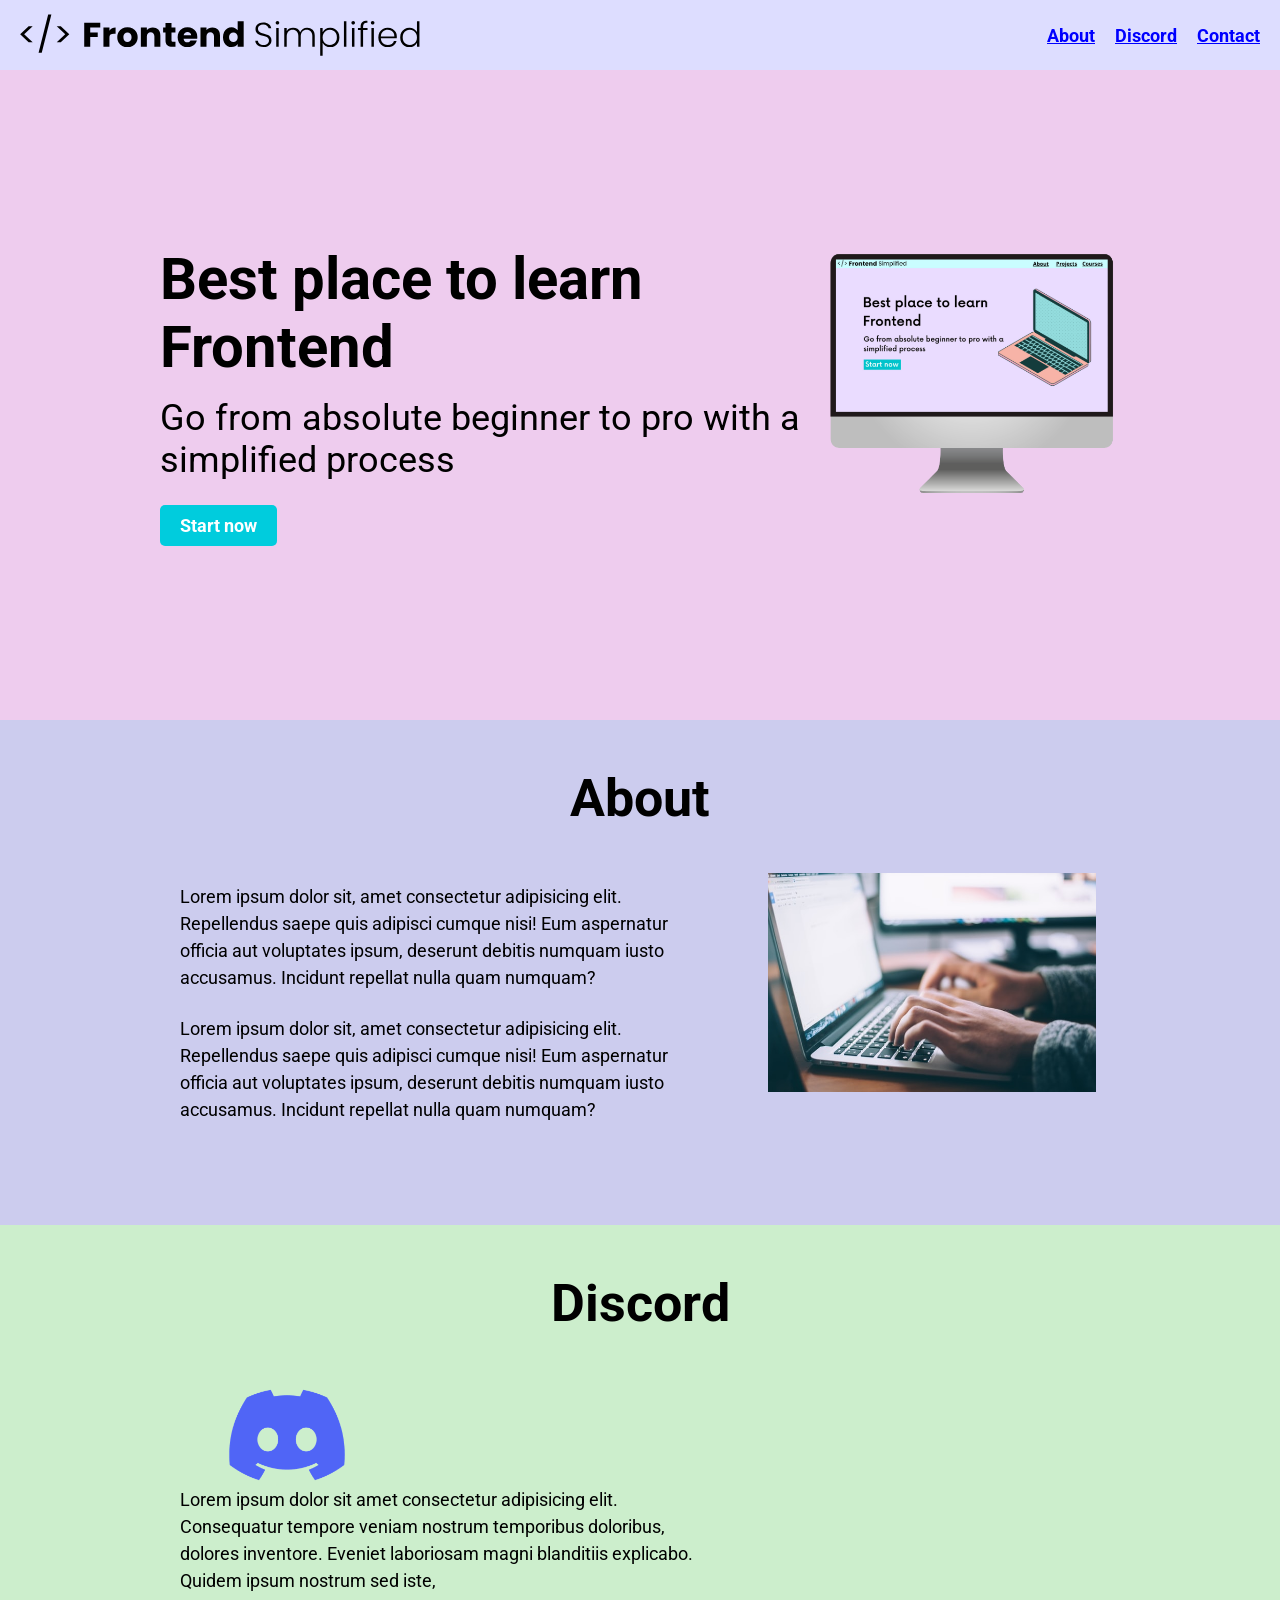
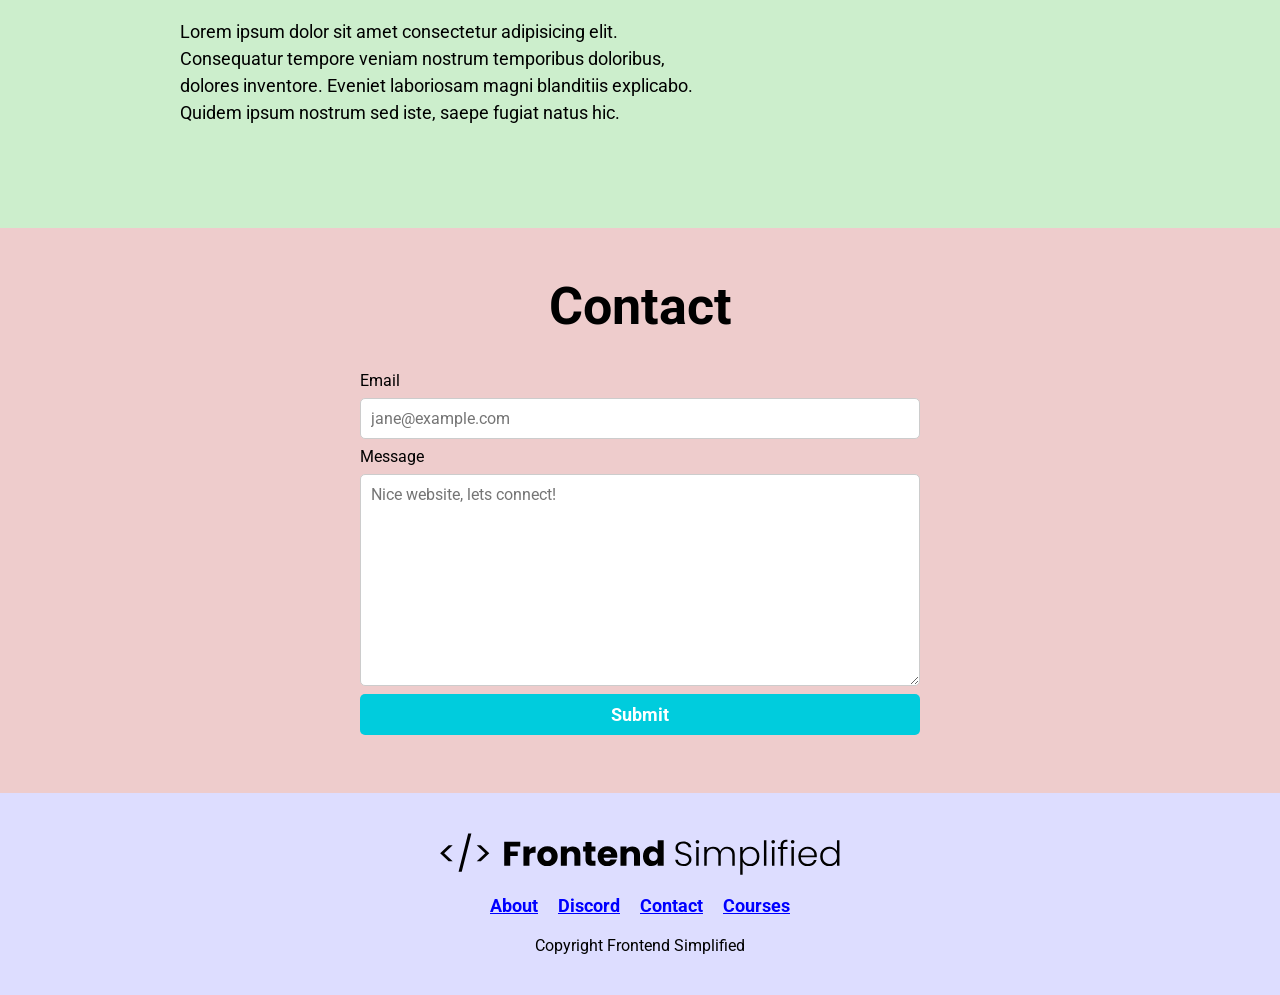
<file: M02-L02-mini-project/index.html>
<!DOCTYPE html>
<html lang="en">

<head>
  <meta charset="UTF-8">
  <meta http-equiv="X-UA-Compatible" content="IE=edge">
  <meta name="viewport" content="width=device-width, initial-scale=1.0">
  <title>Document</title>
  <link rel="stylesheet" href="./style.css">
</head>

<body>
  <section>
    <nav>
      <img class="logo" src="./assets/FES.svg" alt="" />
      <ul>
        <li><a href="#about">About</a></li>
        <li><a href="#discord">Discord</a></li>
        <li><a href="#contact">Contact</a></li>
      </ul>
    </nav>
    <header>
      <div class="row">
        <div class="home__description">
          <h1>Best place to learn Frontend</h1>
          <p class="subheader">Go from absolute beginner to pro with a simplified process</p>
          <button class="home__description--button" >Start now</button>
        </div>
        <figure class="home__img--wrapper">
          <img class="home__img" src="./assets/laptop.png" alt="" />
        </figure>
      </div>
    </header>
  </section>

  <main>
    <section id="about">
      <h2>About</h2>
      <div class="section__description">
      <div class="row">
        <div class="section__description--wrapper">
          <p class="section__description--para">
            Lorem ipsum dolor sit, amet consectetur adipisicing elit. Repellendus saepe quis adipisci cumque nisi! Eum
            aspernatur officia aut voluptates ipsum, deserunt debitis numquam iusto accusamus. Incidunt repellat nulla
            quam numquam?
          </p>
          <p class="section__description--para">
            Lorem ipsum dolor sit, amet consectetur adipisicing elit. Repellendus saepe quis adipisci cumque nisi! Eum
            aspernatur officia aut voluptates ipsum, deserunt debitis numquam iusto accusamus. Incidunt repellat nulla
            quam numquam?
          </p>
        </div>
        <figure class="about__img--wrapper">
          <img src="./assets/about.jpg" alt="" />
        </figure>
      </div>
    </div>
    </section>

    <section id="discord">
      <h2>Discord</h2>
        <div class="section__description">
          <div class="row">
            <div class="section__description--wrapper">
                <figure class="about__img--wrapper">
                    <img src="./assets/discord.png" alt="" />
                </figure>
                <p class="section__description--para">Lorem ipsum dolor sit amet consectetur adipisicing elit. Consequatur
                    tempore veniam nostrum temporibus doloribus, dolores inventore. Eveniet laboriosam magni blanditiis explicabo. Quidem ipsum nostrum sed iste,
                </p>
                <p class="section__description--para">Lorem ipsum dolor sit amet consectetur adipisicing elit. Consequatur
                    tempore veniam nostrum temporibus doloribus, dolores inventore. Eveniet laboriosam magni blanditiis explicabo. Quidem ipsum nostrum sed iste,
                    saepe fugiat natus hic.</p>
            </div>
        </div>
      </div>
    </section>

    <section id="contact">
      <h2>Contact</h2>
      <form class="section__description--wrapper" action="">
        <span>Email</span>
        <input type="email" placeholder="jane@example.com" />
        <span>Message</span>
        <textarea name="" id="" cols="30" rows="10" placeholder="Nice website, lets connect!"></textarea>
        <button>Submit</button>
      </form>
    </section>
  </main>

  <footer>
    <img class="logo" src="./assets/FES.svg" alt="" />
    <div class="footer__links">
      <a class="footer__link" href="#about">About</a>
      <a class="footer__link" href="#discord">Discord</a>
      <a class="footer__link" href="#contact">Contact</a>
      <a class="footer__link" href="">Courses</a>
    </div>
    <p>Copyright Frontend Simplified</p>
  </footer>
</body>

</html>
</file>
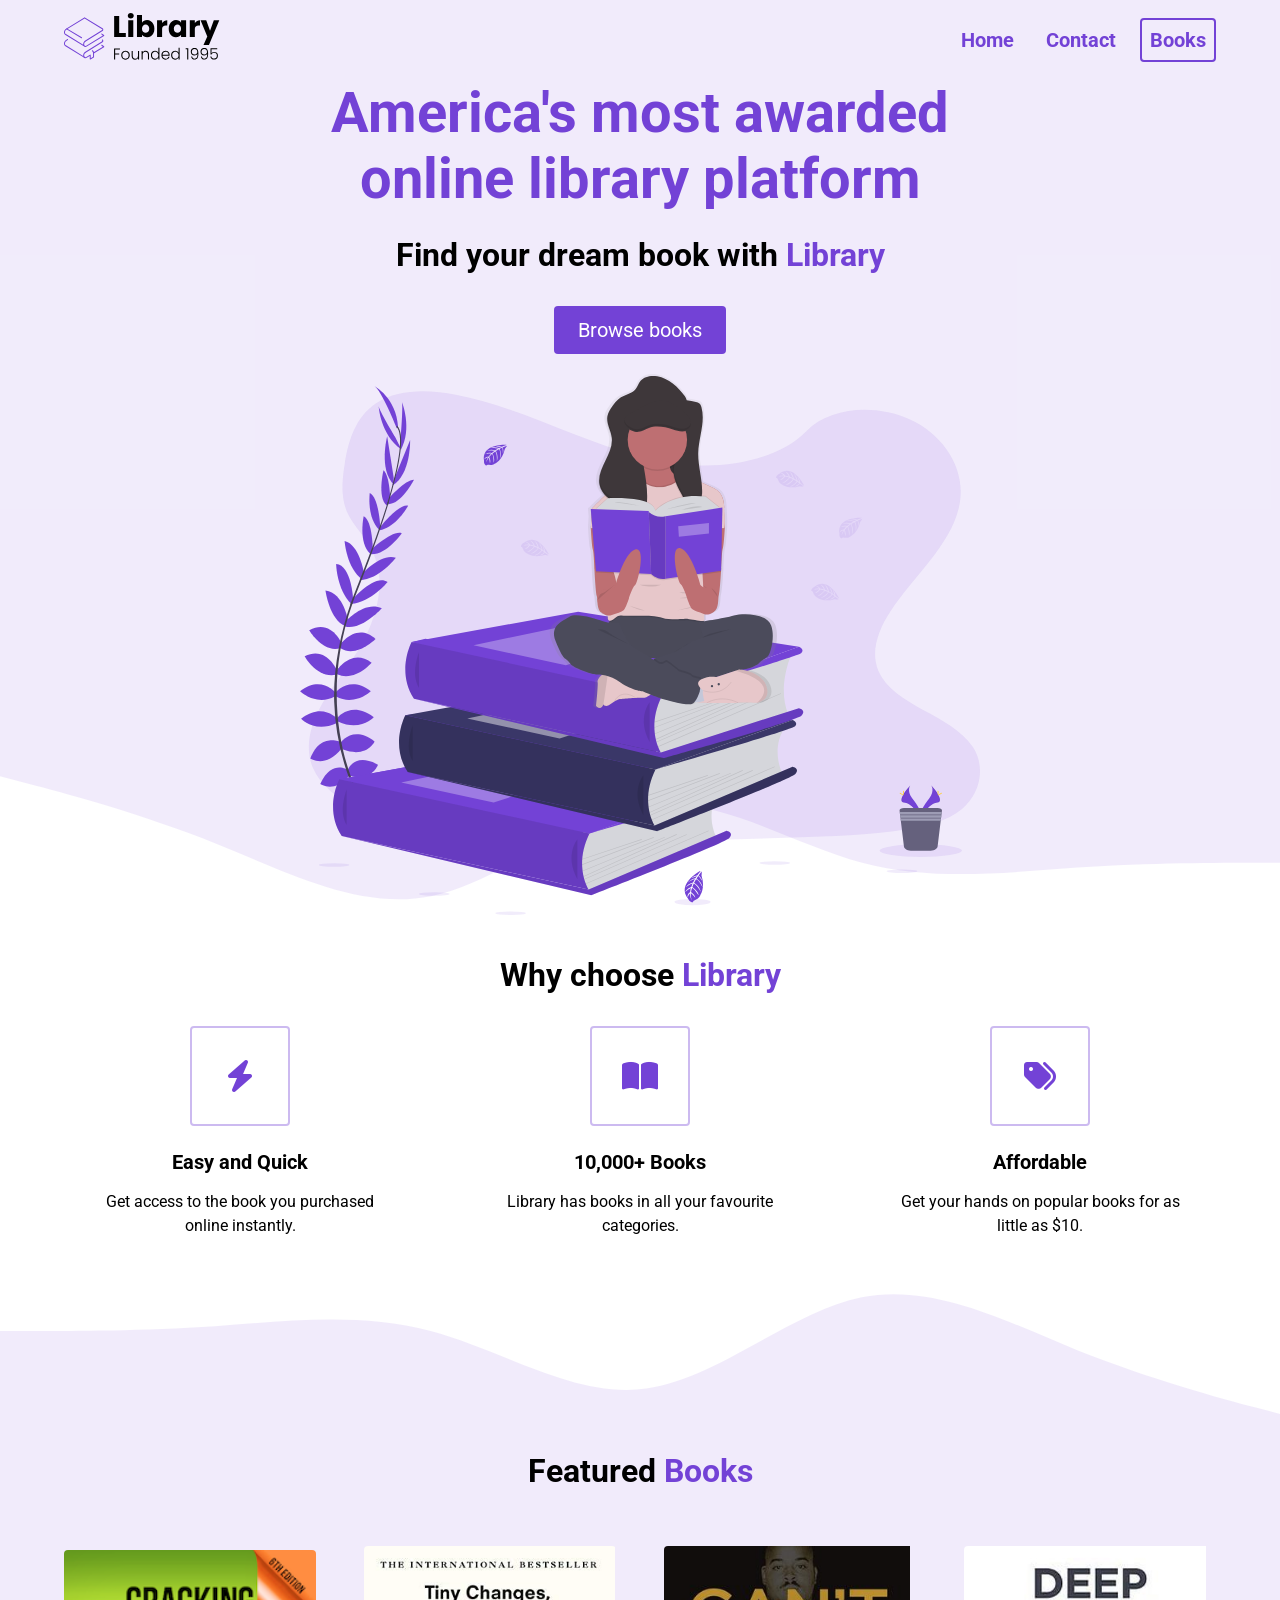
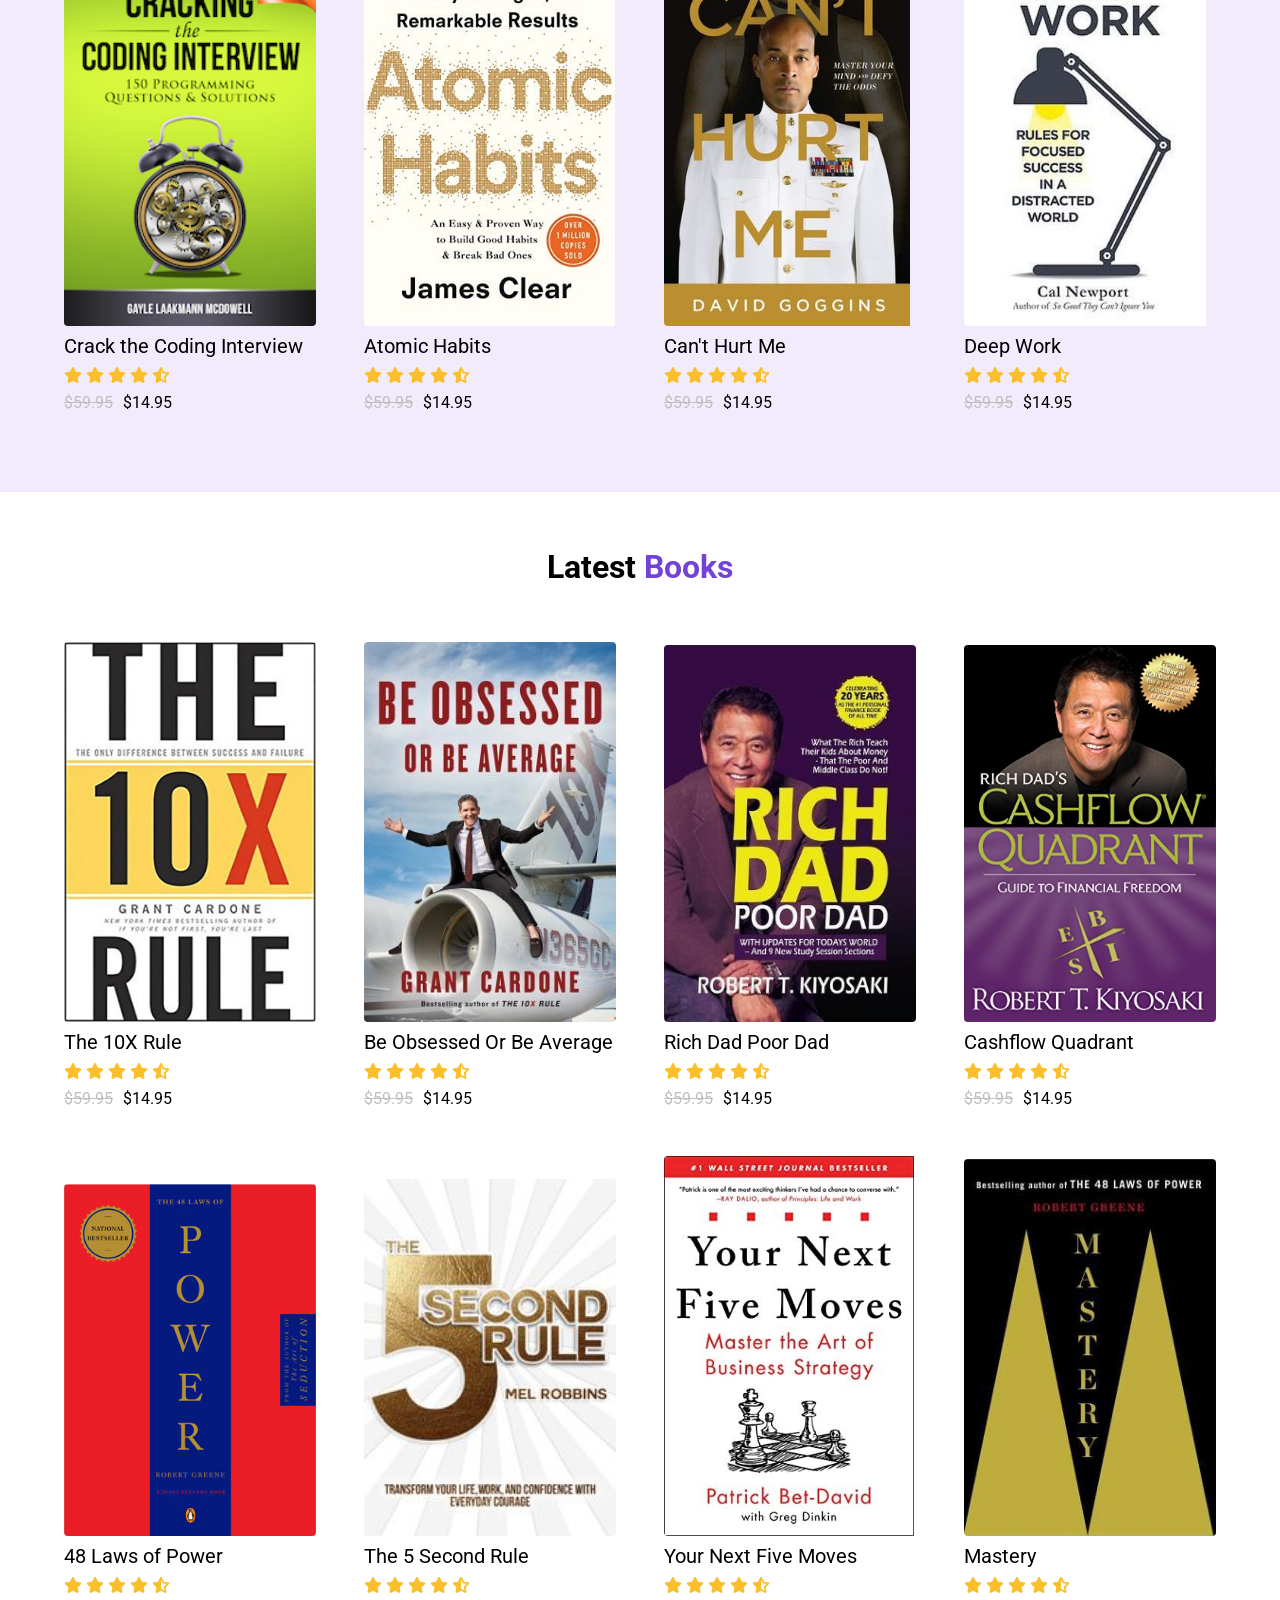
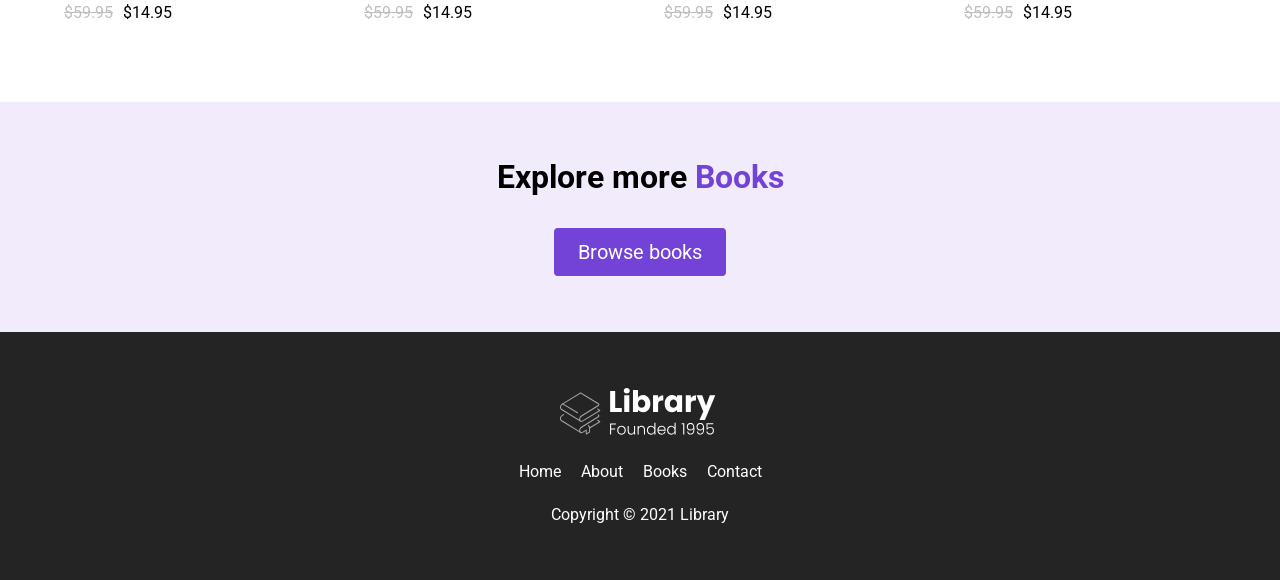
<file: M03-L03-e-portfolio/index.html>
<!DOCTYPE html>
<html lang="en">

<head>
  <meta charset="UTF-8">
  <meta http-equiv="X-UA-Compatible" content="IE=edge">
  <meta name="viewport" content="width=device-width, initial-scale=1.0">
  <title>Library</title>
  <link rel="stylesheet" href="styles.css">
  <!-- UPDATE: using css version of font awesome so no need for kit -->
  <link rel="stylesheet" href="https://cdnjs.cloudflare.com/ajax/libs/font-awesome/6.4.0/css/all.min.css">
  <script src="index.js"></script>
</head>

<body>
  <section id="landing">
    <nav>
      <div class="nav__container">
        <img class="logo" src="assets/Library.svg" alt="">
        <ul class="nav__links">
          <li><a href="#" class="nav__link">Home</a></li>
          <li><a href="#" class="nav__link">Contact</a></li>
          <li><a href="./books.html" class="nav__link nav__link--primary">Books</a></li>
        </ul>
        <button class="btn__menu" onclick="openMenu()">
          <i class="fas fa-bars"></i>
        </button>
        <div class="menu__backdrop">
          <button class="btn__menu btn__menu--close" onclick="closeMenu()">
            <i class="fas fa-times"></i>
          </button>
          <ul class="menu__links">
            <li class="menu__list">
              <a href="#" class="menu__link" onclick="closeMenu()">Home</a>
            </li>
            <li class="menu__list">
              <a href="#features" class="menu__link" onclick="closeMenu()">Books</a>
            </li>
            <li class="menu__list">
              <a class="menu__link no-cursor" onclick="closeMenu()">Contacts</a>
            </li>
          </ul>
        </div>
      </div>
    </nav>
    <header>
      <div class="header__container">
        <div class="header__description">
          <h1>America's most awarded online library platform</h1>
          <h2>Find your dream book with <span class="purple">Library</span></h2>
          <a href="#features">
            <button class="btn">Browse books</button>
          </a>
        </div>
        <figure class="header__img--wrapper">
          <img src="assets/Undraw_Books.svg" alt="">
        </figure>
      </div>
    </header>
  </section>

  <main>
    <section id="highlights">
      <div class="container">
        <div class="row">
          <h2 class="section__title">
            Why choose <span class="purple">Library</span>
          </h2>
          <div class="highlight__wrapper">
            <div class="highlight">
              <div class="highlight__img">
                <i class="fas fa-bolt"></i>
              </div>
              <h3 class="highlight__subtitle">
                Easy and Quick
              </h3>
              <p class="highlight__para">
                Get access to the book you purchased online instantly.
              </p>
            </div>
            <div class="highlight">
              <div class="highlight__img">
                <i class="fas fa-book-open"></i>
              </div>
              <h3 class="highlight__subtitle">
                10,000+ Books
              </h3>
              <p class="highlight__para">
                Library has books in all your favourite categories.
              </p>
            </div>
            <div class="highlight">
              <div class="highlight__img">
                <i class="fas fa-tags"></i>
              </div>
              <h3 class="highlight__subtitle">
                Affordable
              </h3>
              <p class="highlight__para">
                Get your hands on popular books for as little as $10.
              </p>
            </div>
          </div>
        </div>
      </div>
    </section>

    <section id="features">
      <div class="container">
        <div class="row">
          <h2 class="section__title">
            Featured <span class="purple">Books</span>
          </h2>
          <div class="books">
            <div class="book">
              <figure class="book__img--wrapper">
                <img class="book__img" src="assets/crack the coding interview.png" alt="">
              </figure>
              <div class="book__title">
                Crack the Coding Interview
              </div>
              <div class="book__ratings">
                <i class="fas fa-star"></i>
                <i class="fas fa-star"></i>
                <i class="fas fa-star"></i>
                <i class="fas fa-star"></i>
                <i class="fas fa-star-half-alt"></i>
              </div>
              <div class="book__price">
                <span class="book__price--normal">$59.95</span> $14.95
              </div>
            </div>
            <div class="book">
              <figure class="book__img--wrapper">
                <img class="book__img" src="assets/atomic habits.jpg" alt="">
              </figure>
              <div class="book__title">
                Atomic Habits
              </div>
              <div class="book__ratings">
                <i class="fas fa-star"></i>
                <i class="fas fa-star"></i>
                <i class="fas fa-star"></i>
                <i class="fas fa-star"></i>
                <i class="fas fa-star-half-alt"></i>
              </div>
              <div class="book__price">
                <span class="book__price--normal">$59.95</span> $14.95
              </div>
            </div>
            <div class="book">
              <figure class="book__img--wrapper">
                <img class="book__img" src="assets/david goggins.jpeg" alt="">
              </figure>
              <div class="book__title">
                Can't Hurt Me
              </div>
              <div class="book__ratings">
                <i class="fas fa-star"></i>
                <i class="fas fa-star"></i>
                <i class="fas fa-star"></i>
                <i class="fas fa-star"></i>
                <i class="fas fa-star-half-alt"></i>
              </div>
              <div class="book__price">
                <span class="book__price--normal">$59.95</span> $14.95
              </div>
            </div>
            <div class="book">
              <figure class="book__img--wrapper">
                <img class="book__img" src="assets/deep work.jpeg" alt="">
              </figure>
              <div class="book__title">
                Deep Work
              </div>
              <div class="book__ratings">
                <i class="fas fa-star"></i>
                <i class="fas fa-star"></i>
                <i class="fas fa-star"></i>
                <i class="fas fa-star"></i>
                <i class="fas fa-star-half-alt"></i>
              </div>
              <div class="book__price">
                <span class="book__price--normal">$59.95</span> $14.95
              </div>
            </div>
          </div>
        </div>
      </div>
    </section>

    <section id="recent">
      <div class="container">
        <div class="row">
          <h2 class="section__title">
            Latest <span class="purple">Books</span>
          </h2>
          <div class="books">
            <div class="book">
              <figure class="book__img--wrapper">
                <img class="book__img" src="assets/book-1.jpeg" alt="">
              </figure>
              <div class="book__title">
                The 10X Rule
              </div>
              <div class="book__ratings">
                <i class="fas fa-star"></i>
                <i class="fas fa-star"></i>
                <i class="fas fa-star"></i>
                <i class="fas fa-star"></i>
                <i class="fas fa-star-half-alt"></i>
              </div>
              <div class="book__price">
                <span class="book__price--normal">$59.95</span> $14.95
              </div>
            </div>
            <div class="book">
              <figure class="book__img--wrapper">
                <img class="book__img" src="assets/book-2.jpeg" alt="">
              </figure>
              <div class="book__title">
                Be Obsessed Or Be Average
              </div>
              <div class="book__ratings">
                <i class="fas fa-star"></i>
                <i class="fas fa-star"></i>
                <i class="fas fa-star"></i>
                <i class="fas fa-star"></i>
                <i class="fas fa-star-half-alt"></i>
              </div>
              <div class="book__price">
                <span class="book__price--normal">$59.95</span> $14.95
              </div>
            </div>
            <div class="book">
              <figure class="book__img--wrapper">
                <img class="book__img" src="assets/book-3.jpeg" alt="">
              </figure>
              <div class="book__title">
                Rich Dad Poor Dad
              </div>
              <div class="book__ratings">
                <i class="fas fa-star"></i>
                <i class="fas fa-star"></i>
                <i class="fas fa-star"></i>
                <i class="fas fa-star"></i>
                <i class="fas fa-star-half-alt"></i>
              </div>
              <div class="book__price">
                <span class="book__price--normal">$59.95</span> $14.95
              </div>
            </div>
            <div class="book">
              <figure class="book__img--wrapper">
                <img class="book__img" src="assets/book-4.jpeg" alt="">
              </figure>
              <div class="book__title">
                Cashflow Quadrant
              </div>
              <div class="book__ratings">
                <i class="fas fa-star"></i>
                <i class="fas fa-star"></i>
                <i class="fas fa-star"></i>
                <i class="fas fa-star"></i>
                <i class="fas fa-star-half-alt"></i>
              </div>
              <div class="book__price">
                <span class="book__price--normal">$59.95</span> $14.95
              </div>
            </div>
            <div class="book">
              <figure class="book__img--wrapper">
                <img class="book__img" src="assets/book-5.jpeg" alt="">
              </figure>
              <div class="book__title">
                48 Laws of Power
              </div>
              <div class="book__ratings">
                <i class="fas fa-star"></i>
                <i class="fas fa-star"></i>
                <i class="fas fa-star"></i>
                <i class="fas fa-star"></i>
                <i class="fas fa-star-half-alt"></i>
              </div>
              <div class="book__price">
                <span class="book__price--normal">$59.95</span> $14.95
              </div>
            </div>
            <div class="book">
              <figure class="book__img--wrapper">
                <img class="book__img" src="assets/book-6.jpeg" alt="">
              </figure>
              <div class="book__title">
                The 5 Second Rule
              </div>
              <div class="book__ratings">
                <i class="fas fa-star"></i>
                <i class="fas fa-star"></i>
                <i class="fas fa-star"></i>
                <i class="fas fa-star"></i>
                <i class="fas fa-star-half-alt"></i>
              </div>
              <div class="book__price">
                <span class="book__price--normal">$59.95</span> $14.95
              </div>
            </div>
            <div class="book">
              <figure class="book__img--wrapper">
                <img class="book__img" src="assets/book-7.jpg" alt="">
              </figure>
              <div class="book__title">
                Your Next Five Moves
              </div>
              <div class="book__ratings">
                <i class="fas fa-star"></i>
                <i class="fas fa-star"></i>
                <i class="fas fa-star"></i>
                <i class="fas fa-star"></i>
                <i class="fas fa-star-half-alt"></i>
              </div>
              <div class="book__price">
                <span class="book__price--normal">$59.95</span> $14.95
              </div>
            </div>
            <div class="book">
              <figure class="book__img--wrapper">
                <img class="book__img" src="assets/book-8.jpeg" alt="">
              </figure>
              <div class="book__title">
                Mastery
              </div>
              <div class="book__ratings">
                <i class="fas fa-star"></i>
                <i class="fas fa-star"></i>
                <i class="fas fa-star"></i>
                <i class="fas fa-star"></i>
                <i class="fas fa-star-half-alt"></i>
              </div>
              <div class="book__price">
                <span class="book__price--normal">$59.95</span> $14.95
              </div>
            </div>
          </div>
        </div>
      </div>
    </section>

    <section id="explore">
      <div class="container">
        <div class="row row__column">
          <h2>Explore more <span class="purple">Books</span></h2>
          <a href="#features">
            <button class="btn" onclick="openPage('./books.html')">Browse books</button>
          </a>
        </div>
      </div>
    </section>
  </main>

  <footer>
    <div class="container">
      <div class="row row__column">
        <a href="#">
          <figure class="footer__logo">
            <img src="assets/Library.svg" class="footer__logo--img" alt="">
          </figure>
        </a>
        <div class="footer__list">
          <a href="#" class="footer__link">Home</a>
          <a class="footer__link no-cursor">About</a>
          <a href="#features" class="footer__link">Books</a>
          <a class="footer__link no-cursor">Contact</a>
        </div>
        <div class="footer__copyright">Copyright &copy; 2021 Library</div>
      </div>
    </div>
  </footer>
</body>

</html>
</file>
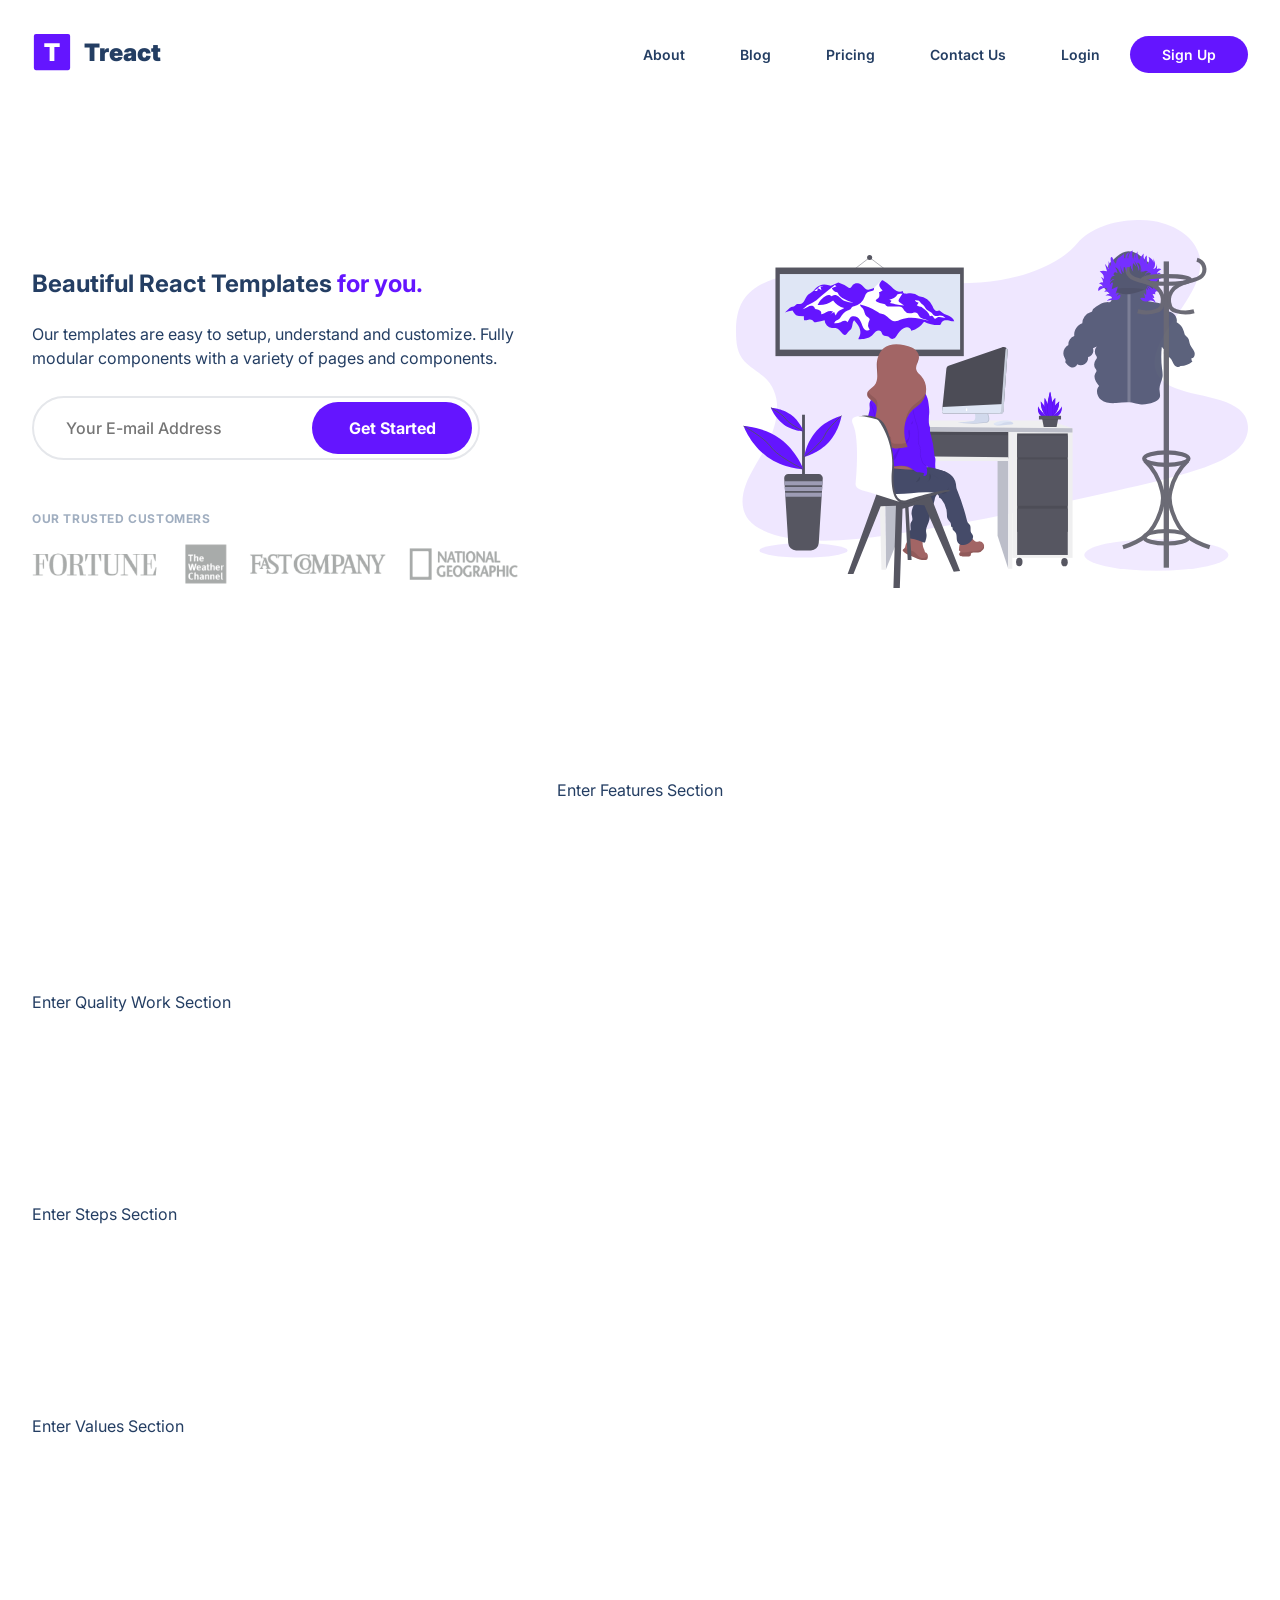
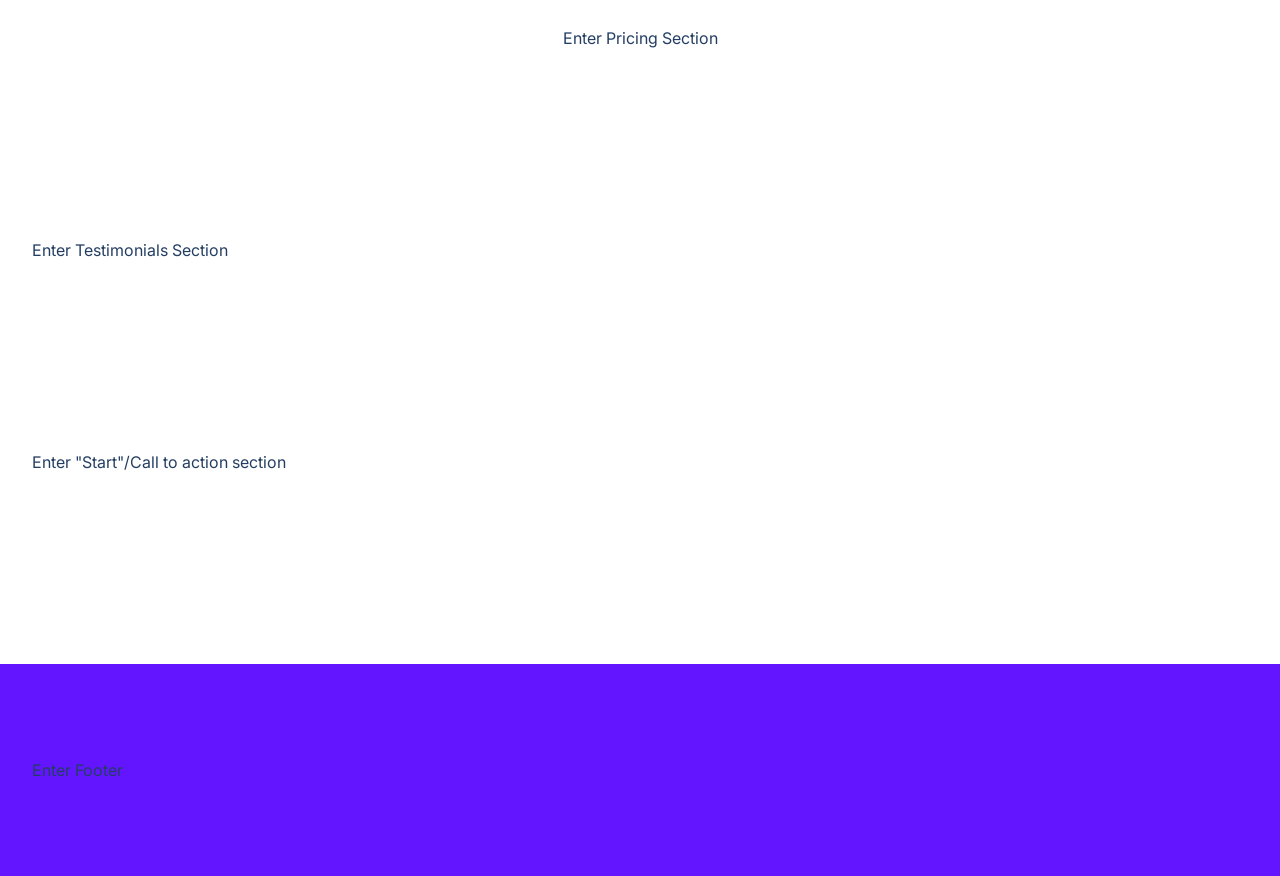
<file: M03-L03-final-project/index.html>
<!DOCTYPE html>
<html lang="en">

<head>
    <meta charset="UTF-8">
    <meta http-equiv="X-UA-Compatible" content="IE=edge">
    <meta name="viewport" content="width=device-width, initial-scale=1.0">
    <title>Document</title>
    <link rel="stylesheet" href="./style.css">
    <link rel="stylesheet" href="https://pro.fontawesome.com/releases/v5.10.0/css/all.css"
        integrity="sha384-AYmEC3Yw5cVb3ZcuHtOA93w35dYTsvhLPVnYs9eStHfGJvOvKxVfELGroGkvsg+p" crossorigin="anonymous" />
    <script src="./script.js"></script>
</head>

<body>
    <section id="landing">
        <nav>
            <div class="row nav__row">
                <div class="nav__logo">
                    <img class="nav__logo--img" src="./assets/logo.2c489fc453a1783cbadacf914efa3df6.svg" alt="Treact logo">
                    <div class="nav__logo--title">Treact</div>
                </div>
                <div class="nav__links">
                    <a href="#" class="nav__link">About</a>
                    <a href="#" class="nav__link">Blog</a>
                    <a href="#" class="nav__link">Pricing</a>
                    <a href="#" class="nav__link">Contact Us</a>
                    <a href="#" class="nav__link login">Login</a>
                    <a href="#" class="nav__link nav__link--primary">Sign Up</a>
                </div>
                <button class="btn__menu" onclick="openMenu()">
                    <svg xmlns="http://www.w3.org/2000/svg" width="24" height="24" viewBox="0 0 24 24" fill="none"
                        stroke="currentColor" stroke-width="2" stroke-linecap="round" stroke-linejoin="round"
                        class="btn__menu--svg">
                        <line x1="3" y1="12" x2="21" y2="12"></line>
                        <line x1="3" y1="6" x2="21" y2="6"></line>
                        <line x1="3" y1="18" x2="21" y2="18"></line>
                    </svg>
                </button>
            </div>
        </nav>

        <!-- MODAL -->

        <div class="modal">
            <button class="btn__menu btn__menu--close" onclick="closeMenu()">
                <svg xmlns="http://www.w3.org/2000/svg" width="24" height="24" viewBox="0 0 24 24" fill="none"
                    stroke="currentColor" stroke-width="2" stroke-linecap="round" stroke-linejoin="round"
                    class="light___StyledCloseIcon-lj69nl-14 fASujC">
                    <line x1="18" y1="6" x2="6" y2="18"></line>
                    <line x1="6" y1="6" x2="18" y2="18"></line>
                </svg>
            </button>
            <div class="modal__links">
                <a class="modal__link">About</a>
                <a class="modal__link">Blog</a>
                <a class="modal__link">Pricing</a>
                <a class="modal__link">Contact Us</a>
                <a class="modal__link">Login</a>
                <a class="modal__link modal__link--primary">Sign Up</a>
            </div>
        </div>

        <!-- HEADER -->

        <header>
            <div class="container">
                <div class="row">
                    <div class="header__description">
                        <h1>Beautiful React Templates <span class="purple">for you.</span></h1>
                        <p class="header__description--para">Our templates are easy to setup, understand and customize. Fully modular components with a variety of pages and components.</p>

                        <div class="header__email">
                            <input type="text" class="header__email--input" placeholder="Your E-mail Address" />
                            <button class="header__email--btn">Get Started</button>
                        </div>

                        <p class="header__customers--title">Our trusted customers</p>
                        <img class="header__customers" src="./assets/customers-logo-strip.680ac7c2e8ae28161d2c.png" />
                    </div>
                    <figure class="header__img--wrapper">
                        <img class="header__img" src="./assets/design-illustration-2.6da6a00b20c07c4a9b65d1870679e1b8.svg"/>
                    </figure>
                </div>
            </div>
        </header>
    </section>

        <!-- FEATURES -->

    <main>
        <section id="features">
            <div class="container">
                <div class="row__narrow">
                    <!--  -->Enter Features Section<!--  -->
                </div>
            </div>
        </section>
        <section id="quality">
            <div class="container">
                <div class="row">
                    <!--  -->Enter Quality Work Section<!--  -->
                </div>
            </div>
        </section>
        <section id="steps">
            <div class="container">
                <div class="row">
                    <!--  -->Enter Steps Section<!--  -->
                </div>
            </div>
        </section>
        <section id="values">
            <div class="container">
                <div class="row">
                    <!--  -->Enter Values Section<!--  -->
                </div>
            </div>
        </section>
        <section id="pricing">
            <div class="container">
                <div class="row">
                    <!--  -->Enter Pricing Section<!--  -->
                </div>
            </div>
        </section>
        <section id="testimonials">
            <div class="container">
                <div class="row">
                    <!--  -->Enter Testimonials Section<!--  -->
                </div>
            </div>
        </section>
        <section id="start">
            <div class="container">
                <div class="row">
                    <!--  -->Enter "Start"/Call to action section<!--  -->
                </div>
            </div>
        </section>
    </main>

        <!-- FOOTER -->

    <footer>
        <div class="row footer__row">
            <!--  -->Enter Footer<!--  -->
        </div>
    </footer>
</body>

</html>
</file>
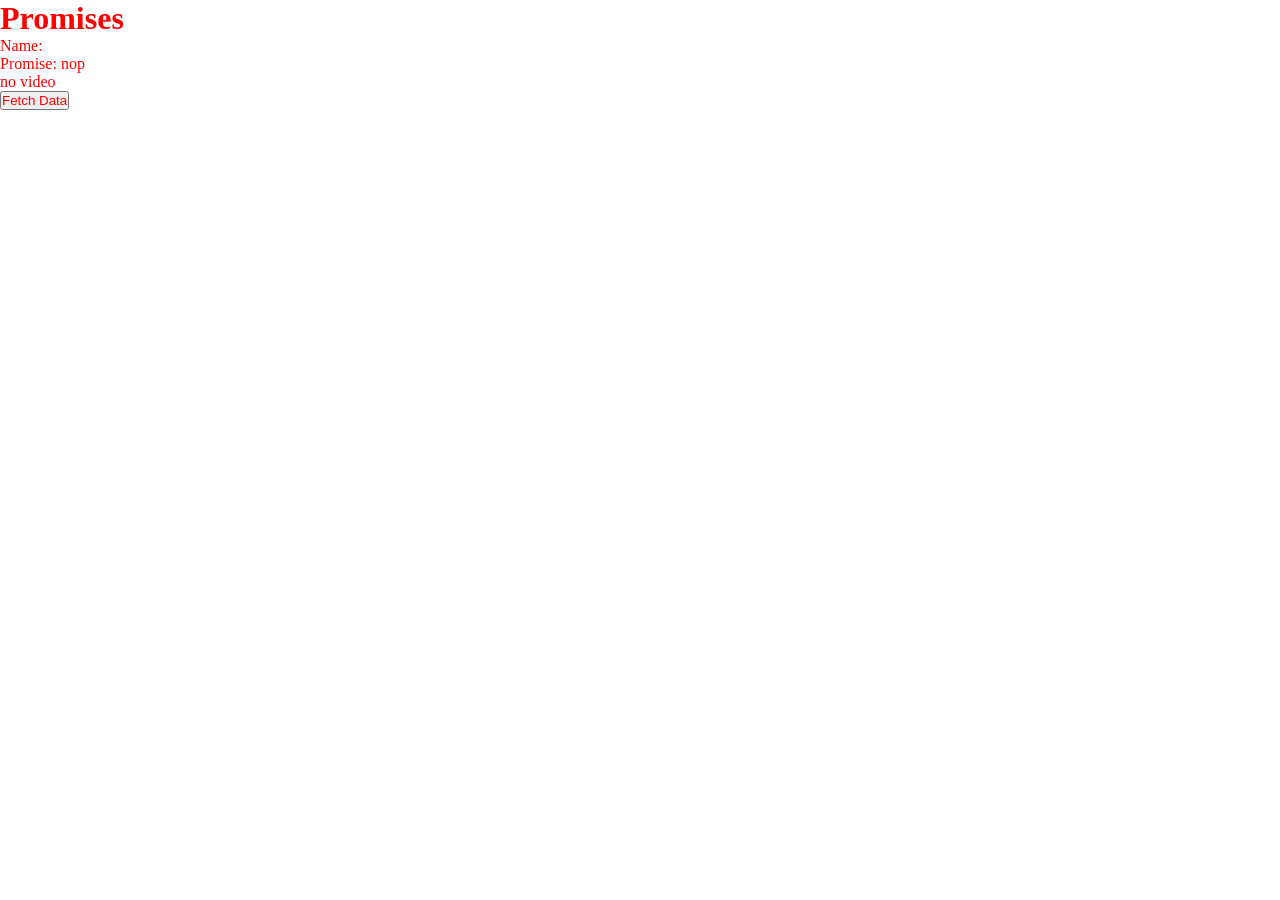
<file: M04-L03-promises/index.html>
<!DOCTYPE html>
<html lang="en">
<head>
    <meta charset="UTF-8">
    <meta name="viewport" content="width=device-width, initial-scale=1.0">
    <title>Document</title>
    <link rel="stylesheet" href="style.css">
    <script src="app.js" defer></script>
</head>
<body>
    <main>
        <h1 class="title">Promises</h1>
        <p class="name">Name:&nbsp;</p>
        <p class="promise">Promise</p>
        <button id="fetchData">Fetch Data</button>
        <div id="output"></div>
    </main>
</body>
</html>
</file>
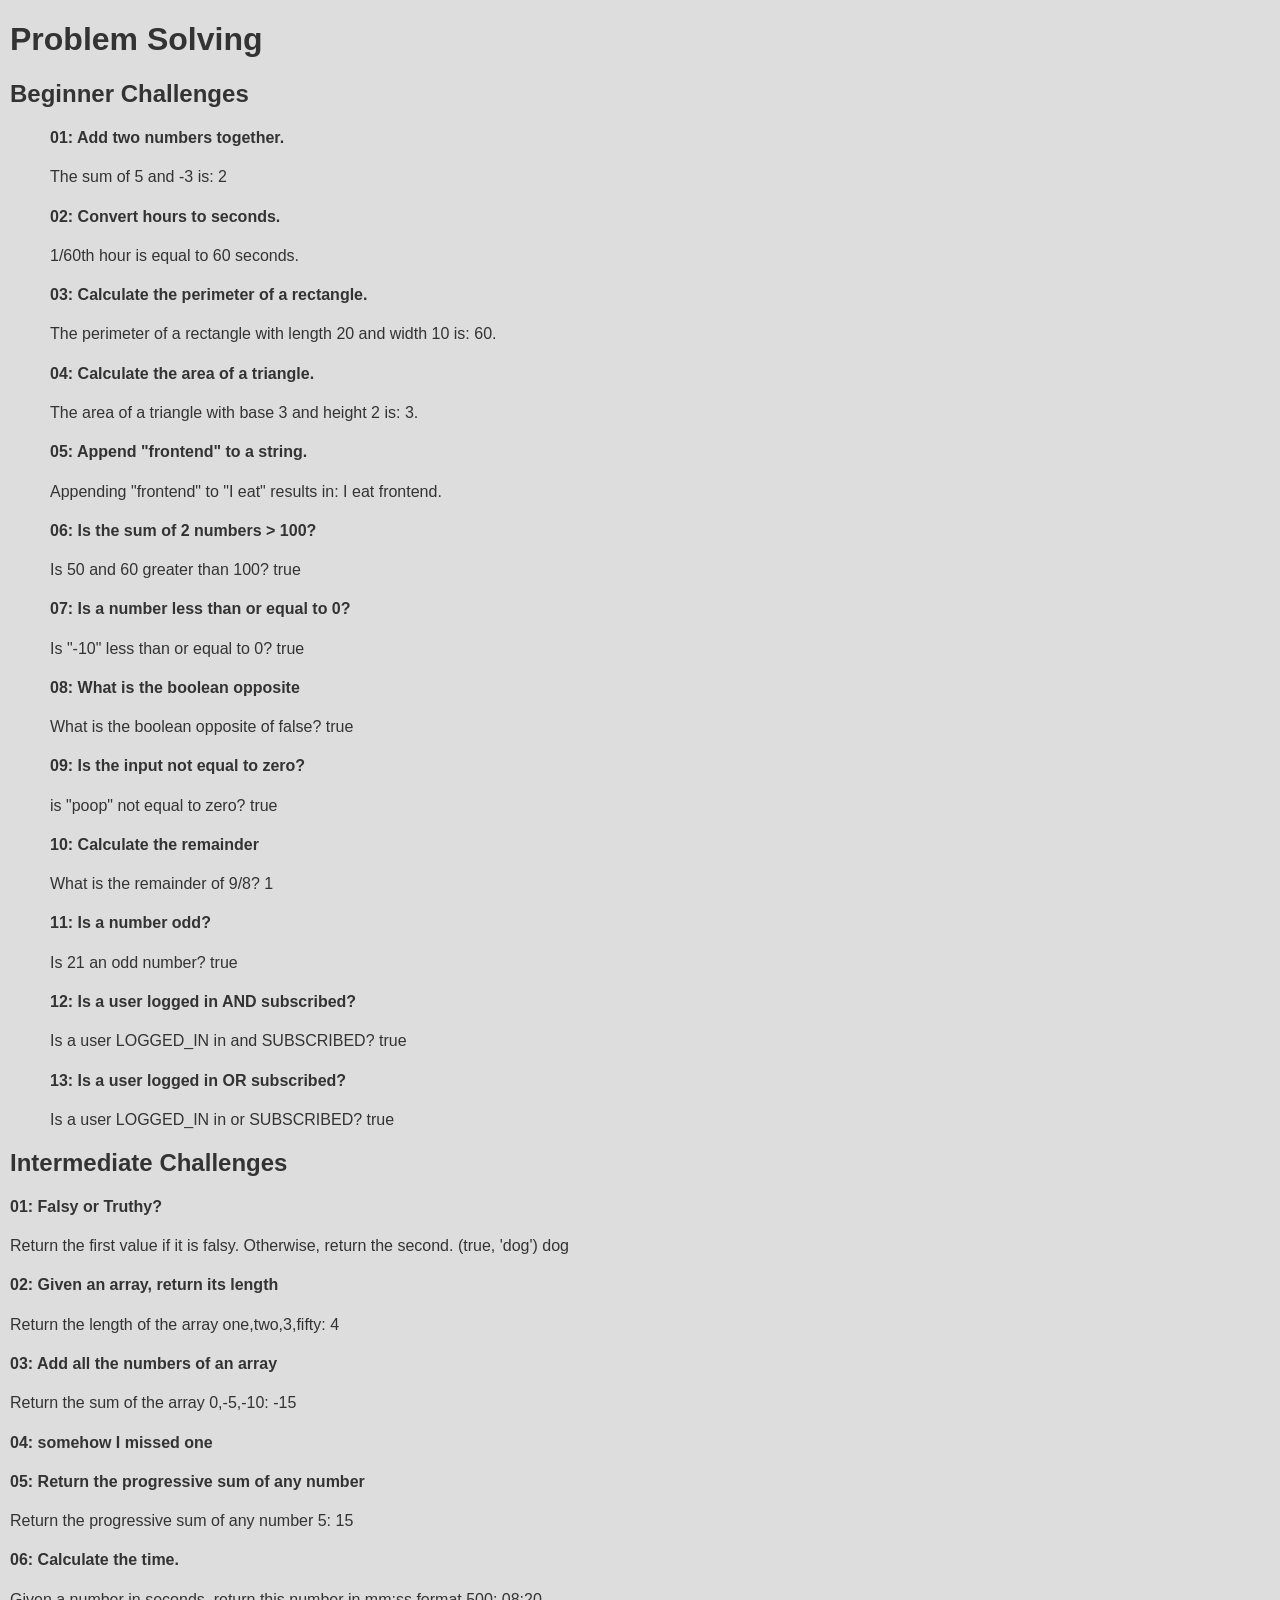
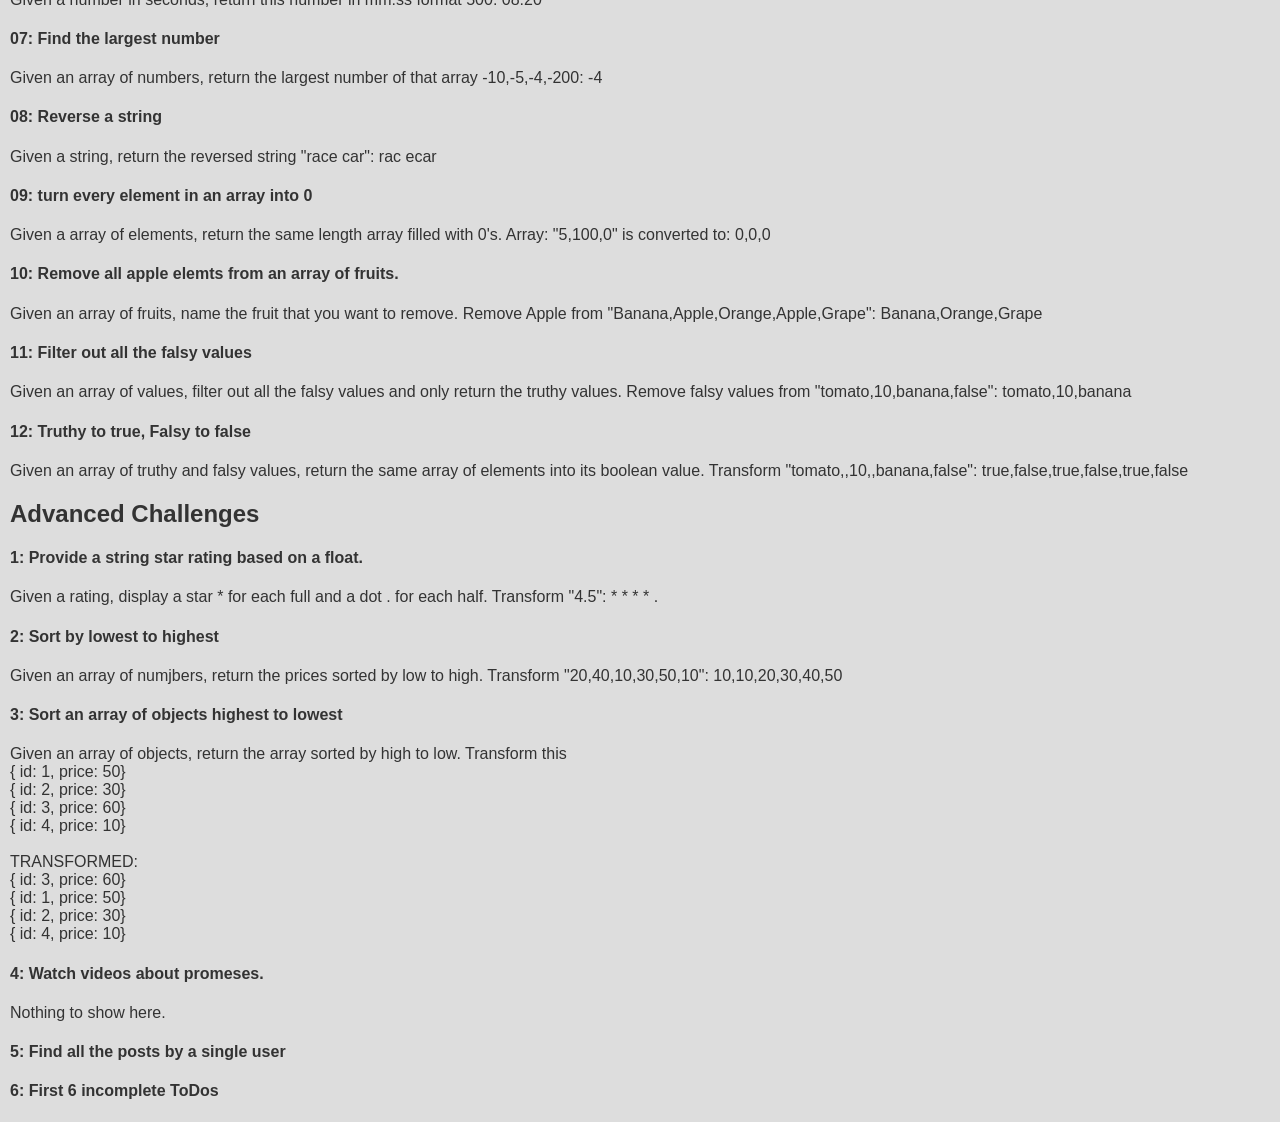
<file: M04-L04-problem-solving/index.html>
<!DOCTYPE html>
<html lang="en">
  <head>
    <meta charset="UTF-8" />
    <meta name="viewport" content="width=device-width, initial-scale=1.0" />
    <title>Document</title>
    <link rel="stylesheet" href="style.css" />
    <script src="app.js" defer></script>
  </head>
  <body>
    <header>
      <h1>Problem Solving</h1>
    </header>
    <main>
      <section>
        <h2>Beginner Challenges</h2>
        <div class="indent">
          <h4>01: Add two numbers together.</h4>
          <p class="beginner__01"></p>
          <h4>02: Convert hours to seconds.</h4>
          <p class="beginner__02"></p>
          <h4>03: Calculate the perimeter of a rectangle.</h4>
          <p class="beginner__03"></p>
          <h4>04: Calculate the area of a triangle.</h4>
          <p class="beginner__04"></p>
          <h4>05: Append "frontend" to a string.</h4>
          <p class="beginner__05"></p>
          <h4>06: Is the sum of 2 numbers > 100?</h4>
          <p class="beginner__06"></p>
          <h4>07: Is a number less than or equal to 0?</h4>
          <p class="beginner__07"></p>
          <h4>08: What is the boolean opposite</h4>
          <p class="beginner__08"></p>
          <h4>09: Is the input not equal to zero?</h4>
          <p class="beginner__09"></p>
          <h4>10: Calculate the remainder</h4>
          <p class="beginner__10"></p>
          <h4>11: Is a number odd?</h4>
          <p class="beginner__11"></p>
          <h4>12: Is a user logged in AND subscribed?</h4>
          <p class="beginner__12"></p>
          <h4>13: Is a user logged in OR subscribed?</h4>
          <p class="beginner__13"></p>
        </div>
      </section>
      <section>
        <h2>Intermediate Challenges</h2>

        <h4>01: Falsy or Truthy?</h4>
        <p class="intermediate__01"></p>
        <h4>02: Given an array, return its length</h4>
        <p class="intermediate__02"></p>
        <h4>03: Add all the numbers of an array</h4>
        <p class="intermediate__03"></p>
        <h4>04: somehow I missed one</h4>
        <p class="intermediate__04"></p>
        <h4>05: Return the progressive sum of any number</h4>
        <p class="intermediate__05"></p>
        <h4>06: Calculate the time.</h4>
        <p class="intermediate__06"></p>
        <h4>07: Find the largest number</h4>
        <p class="intermediate__07"></p>
        <h4>08: Reverse a string</h4>
        <p class="intermediate__08"></p>
        <h4>09: turn every element in an array into 0</h4>
        <p class="intermediate__09"></p>
        <h4>10: Remove all apple elemts from an array of fruits.</h4>
        <p class="intermediate__10"></p>
        <h4>11: Filter out all the falsy values</h4>
        <p class="intermediate__11"></p>
        <h4>12: Truthy to true, Falsy to false</h4>
        <p class="intermediate__12"></p>
      </section>
      <section>
        <h2>Advanced Challenges</h2>
        <h4>1: Provide a string star rating based on a float.</h4>
        <p class="advanced__1"></p>
        <h4>2: Sort by lowest to highest</h4>
        <p class="advanced__2"></p>
        <h4>3: Sort an array of objects highest to lowest</h4>
        <p class="advanced__3"></p>
        <h4>4: Watch videos about promeses.</h4>
        <p class="advanced__4">Nothing to show here.</p>
        <h4>5: Find all the posts by a single user</h4>
        <p class="advanced__5"></p>
        <h4>6: First 6 incomplete ToDos</h4>
        <p class="advanced__6"></p>
      </section>
    </main>
  </body>
</html>
</file>
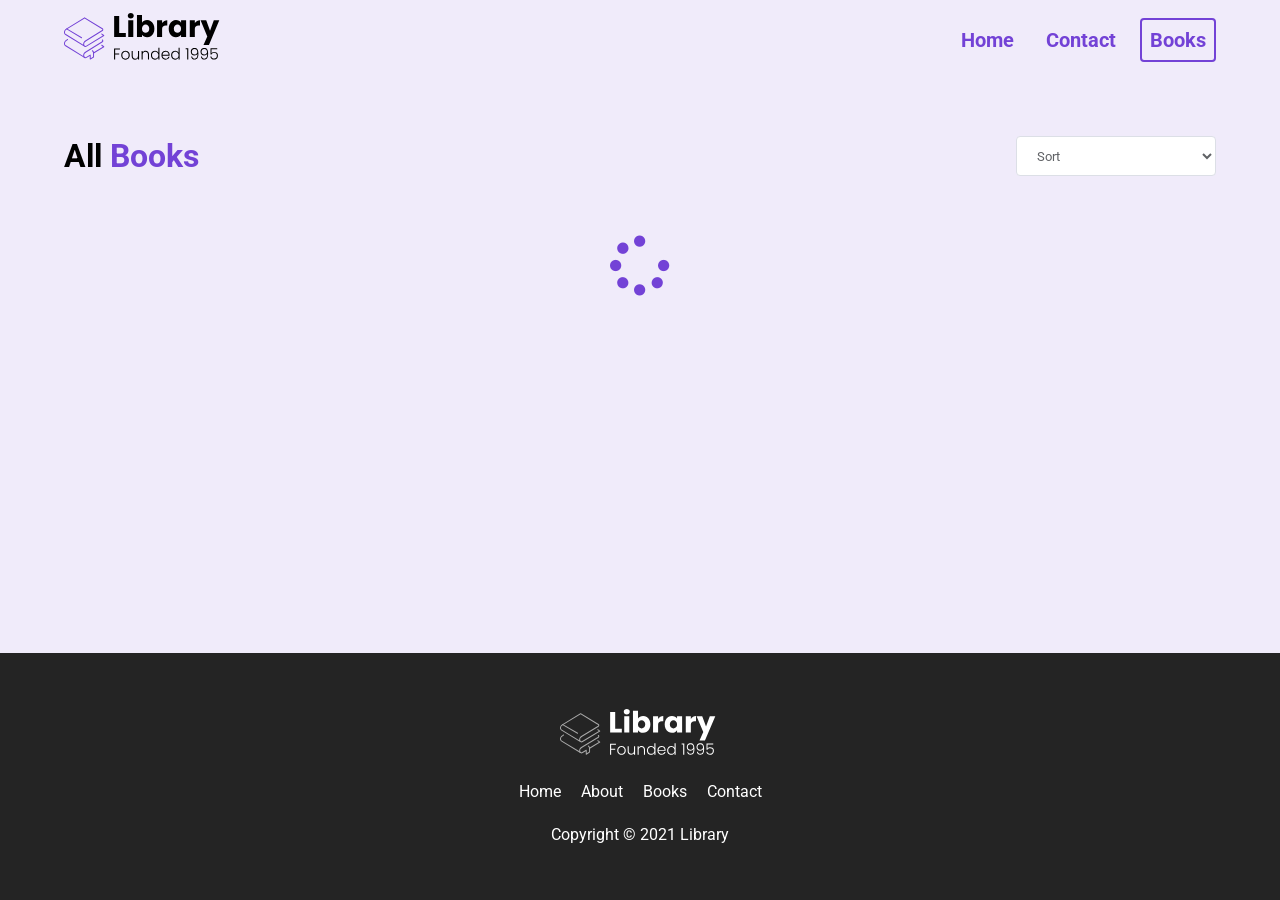
<file: M03-L03-e-portfolio/books.html>
<!DOCTYPE html>
<html lang="en">

<head>
  <meta charset="UTF-8">
  <meta http-equiv="X-UA-Compatible" content="IE=edge">
  <meta name="viewport" content="width=device-width, initial-scale=1.0">
  <title>Library</title>
  <link rel="stylesheet" href="styles.css">
  <!-- UPDATE: using css version of font awesome so no need for kit -->
  <link rel="stylesheet" href="https://cdnjs.cloudflare.com/ajax/libs/font-awesome/6.4.0/css/all.min.css">
  <script src="index.js"></script>
  <script src="books.js" defer></script>
</head>

<body id="books__body">
  <section>
    <nav>
      <div class="nav__container">
        <img class="logo" src="assets/Library.svg" alt="">
        <ul class="nav__links">
          <li><a href="#" class="nav__link">Home</a></li>
          <li><a href="#" class="nav__link">Contact</a></li>
          <li><a href="#" class="nav__link nav__link--primary">Books</a></li>
        </ul>
        <button class="btn__menu" onclick="openMenu()">
          <i class="fas fa-bars"></i>
        </button>
        <div class="menu__backdrop" style="visibility: hidden;">
          <button class="btn__menu btn__menu--close" onclick="closeMenu()">
            <i class="fas fa-times"></i>
          </button>
          <ul class="menu__links">
            <li class="menu__list">
              <a href="#" class="menu__link" onclick="closeMenu()">Home</a>
            </li>
            <li class="menu__list">
              <a href="#features" class="menu__link" onclick="closeMenu()">Books</a>
            </li>
            <li class="menu__list">
              <a class="menu__link no-cursor" onclick="closeMenu()">Contacts</a>
            </li>
          </ul>
        </div>
      </div>
    </nav>
  </section>

  <main id="books__main">
    <section>
      <div class="container">
        <div class="row">
          <div class="books__header">
            <h2 class="section__title books__header--title">
              All <span class="purple">Books</span>
            </h2>

            <select name="" id="filter" onchange="filterBooks(event)">
              <option value="" disabled selected>Sort</option>
              <option value="LOW_TO_HIGH">Price, Low to high</option>
              <option value="HIGH_TO_LOW">Price, High to Low</option>
              <option value="RATING">Rating</option>

            </select>
            </div>

              <div class="books">
                <i class="fa-solid fa-spinner books__loading--spinner"></i>
              </div>

            </div>
        </div>
      </div>
    </section>
  </main>

  <footer>
    <div class="container">
      <div class="row row__column">
        <a href="#">
          <figure class="footer__logo">
            <img src="assets/Library.svg" class="footer__logo--img" alt="">
          </figure>
        </a>
        <div class="footer__list">
          <a href="#" class="footer__link">Home</a>
          <a class="footer__link no-cursor">About</a>
          <a href="#features" class="footer__link">Books</a>
          <a class="footer__link no-cursor">Contact</a>
        </div>
        <div class="footer__copyright">Copyright &copy; 2021 Library</div>
      </div>
    </div>
  </footer>
</body>

</html>
</file>
<file: M02-L02-mini-project/style.css>
@import url('https://fonts.googleapis.com/css2?family=Roboto:ital,wght@0,100..900;1,100..900&display=swap');

* {
    margin: 0;
    padding: 0;
    box-sizing: border-box;
    color: #000;
    font-family: "Roboto", sans-serif;
}

nav {
    height: 70px;
    display: flex;
    justify-content: space-between;
    align-items: center;
    padding: 20px;
    background-color: #ddf;
}

header {
    background-color: #ece;
    height: calc(80vh - 70px);
    padding: 20px;
    display: flex;
    align-items: center;
    justify-content: center;
}   

.row {
    width: 100%;
    max-width: 1000px;
    display: flex;
    gap: 20px;
    padding: 20px;
}

.home__description {
    flex: 1;
}

h1 {
    font-size: 58px;
    font-weight: bold;
    color: #000;
}

h2 {
    font-size: 52px;
    font-weight: bold;
    color: #000;
    text-align: center;
    margin-bottom: 24px;
}

#about,
#discord,
#contact,
footer {
    padding: 48px 0;
}

#about {
    background-color: #cce;
}

#discord {
    background-color: #cec;
}

#contact {
    background-color: #ecc;
}

.logo {
    width: 100%;
    max-width: 400px;
}

.home__img {
    width: 300px;

}

a {
    font-size: 18px;
    font-weight: bold;
    color: #00f;
}  

ul {
    display: flex;
    padding-left: 16px;
    gap: 20px;
}

li {
    list-style: none;
}

.subheader {
    font-size: 36px;
    margin: 16px 0 24px 0;
}

button {
    padding: 10px 20px;
    font-size: 18px;
    font-weight: bold;
    color: #fff;
    background-color: #0cd;
    border: none;
    border-radius: 5px;
    cursor: pointer;
}

/************

About Section

************/

.section__description{
    display: flex;
    justify-content: center;
    align-items: center;
}

.section__description--wrapper {
    width: 60%;
    padding: 10px 20px;
}

.section__description--para
{
    font-size: 18px;
    line-height: 1.5;
    margin-bottom: 24px;
}

.about__img--wrapper
{
    width: 40%;
    padding: 0 24px
}

img {
    width: 100%;
}


/************

Contact Section

************/

form {
    display: flex;
    flex-direction: column;
    gap: 8px;
    max-width: 600px;
    margin: 0 auto;
}

input, textarea {
    padding: 10px;
    font-size: 16px;
    border: 1px solid #ccc;
    border-radius: 5px;
}

/************

Footer Section

************/

footer {
    background-color: #ddf;
    display: flex;
    flex-direction: column;
    align-items: center;
    gap: 20px;
    padding: 40px 20px;
}

.footer__links {
    align-items: center;
    justify-content: center;
    display: flex;
    width: 100%;
    gap: 20px;
    max-width: 200px;
}

/************

Media Queries

************/

@media (max-width: 768px) {
    .row {
        flex-direction: column;
        align-items: center;
    }

    h1 {
        font-size: 36px;
        text-align: center;
    }

    ul {
        display: none;
    };

    .subheader {
        font-size: 24px;
    }

    .home__description {
        display: flex;
        flex-direction: column;
        text-align: center;
        font-size: large;
        align-items: center;
    }

    .home__description--button {
        max-width: 260px;
    }

    #discord .section__description--wrapper {
        flex-direction: column-reverse;
    }

    .section__description--wrapper {
        width: 100%;
    }

    .about__img--wrapper {
        width: 100%;
        padding: 0;
    }
}
</file>
<file: M03-L03-e-portfolio/styles.css>
@import url('https://fonts.googleapis.com/css2?family=Roboto:wght@400;500;700&display=swap');
* {
  padding: 0;
  margin: 0;
  box-sizing: border-box;
  font-family: 'Roboto', sans-serif;
}

html {
  scroll-behavior: smooth;
}

body {
  max-width: 100vw;
  overflow-x: hidden;
}

nav {
  height: 80px;
  display: flex;
}

img {
  width: 100%;
}

p {
  line-height: 1.5;
}

a {
  text-decoration: none;
}

a:hover {
  text-decoration: underline;
}



ul {
  display: flex;
}

li {
  list-style-type: none;
}

h1 {
  font-size: 56px;
  color: #7342d6;
  margin-bottom: 24px;
  text-align: center;
}

h2 {
  font-size: 32px;
  margin-bottom: 32px;
  text-align: center;
}

button {
  cursor: pointer;
}

button:active {
  transform: translateY(1px);
}

.btn {
  background-color: #7342d6;
  color: white;
  padding: 12px 24px;
  font-size: 20px;
  border-radius: 4px;
  border: none;
}

.purple {
  color: #7342d6;
}

.logo {
  width: 160px;
}

.nav__container {
  width: 100%;
  max-width: 1200px;
  padding: 0 24px;
  display: flex;
  justify-content: space-between;
  align-items: center;
  margin: 0 auto;
}

.nav__link {
  margin-left: 16px;
  text-decoration: none;
  font-size: 20px;
  color: #7342d6;
  font-weight: bold;
  padding: 8px;
}

.nav__link:hover {
  text-decoration: underline;
}

.nav__link--primary {
  border: 2px solid #7342d6;
  border-radius: 4px;
}

.nav__link--primary:hover {
  text-decoration: none;
}

.btn__menu {
  background-color: transparent;
  font-size: 40px;
  border: none;
  color: #7342d6;
  display: none;
}

.menu__backdrop {
  position: absolute;
  background-color: #242424;
  top: 0;
  left: 0;
  right: 0;
  bottom: 0;
  z-index: 99;
  display: flex;
  align-items: center;
  justify-content: center;
  visibility: hidden;
  transition: all 300ms ease;
  opacity: 0;
  transform: translate(100%);
}

.menu--open {
  max-height: 100vh;
  overflow: hidden;
}

.menu--open .menu__backdrop {
  visibility: visible !important;
  opacity: 1;
  transform: translate(0);
}

.menu__links {
  display: flex;
  flex-direction: column;
  align-items: center;
}

.menu__list {
  padding: 32px 0;
}

.menu__link {
  color: white;
  font-size: 40px;
}

.btn__menu--close {
  position: absolute;
  top: 10px;
  right: 20px;
  padding: 8px;
  color: white;
}


/* 

LANDING

*/

#landing {
  background-color: rgba(115, 66, 214, 0.1)
}

header {
  height: calc(100vh - 80px);
}

.header__container {
  width: 100%;
  max-width: 720px;
  margin: 0 auto;
  height: 100%;
  display: flex;
  flex-direction: column;
  justify-content: space-around;
}

.header__description {
  display: flex;
  flex-direction: column;
  align-items: center;
}

.header__img--wrapper {
  padding: 20px;

  /* Added this after the tutorial to 
  show it over the wave on larger screens */
  z-index: 50;
}

.container {
  padding: 56px 0;
}

.row {
  width: 100%;
  max-width: 1200px;
  margin: 0 auto;
}

.row__column {
  display: flex;
  flex-direction: column;
  align-items: center;
}

.no-cursor {
  cursor: not-allowed;
}
/* 

HIGHLIGHTS 

*/

#highlights {
  position: relative;
  max-width: 100vw;
}

#highlights:after,
#highlights:before {
  background: url('assets/wave.svg');
  content: "";
  position: absolute;
  width: 101vw;
  height: 12vw;
  left: 0;
  z-index: 1;
  background-size: cover;
  background-repeat: no-repeat;
}

#highlights:before {
  transform: translateY(-100%);
  top: 1px;
}

#highlights:after {
  transform: translateY(100%) rotate(180deg);
  bottom: 1px;
}

.highlight__wrapper {
  display: flex;
  flex-wrap: wrap;
}

.highlight {
  padding: 0 24px;
  width: calc(100% / 3);
  display: flex;
  align-items: center;
  flex-direction: column;
}

.highlight__para {
  text-align: center;
  max-width: 280px;
}

.highlight__img {
  border: 2px solid #7342d65d;
  color: #7342d6;
  width: 100px;
  height: 100px;
  display: flex;
  align-items: center;
  justify-content: center;
  border-radius: 4px;
  font-size: 32px;
  margin-bottom: 24px;
}

.highlight__subtitle {
  font-size: 20px;
  margin-bottom: 16px;
  text-align: center;
}

/* 

FEATURES 

*/

#features {
  padding-top: 8vw;
  background-color: rgba(115, 66, 214, 0.1);
}

.books {
  display: flex;
  flex-wrap: wrap;
}

.book {
  width: 25%;
  padding: 24px;
  /* Added after tutorial to push all the books images down */
  display: flex;
  flex-direction: column;
  justify-content: flex-end;
}

.book__img {
  max-height: 380px;
  transition: all 300ms ease;
  cursor: not-allowed;
  /* Added after tutorial to maintain image aspect ratio */
  object-fit: contain;
  object-position: left;
}

.book__img--wrapper {
  margin-bottom: 8px;
  border-radius: 4px;
  overflow: hidden;
  display: flex;
}

.book:hover .book__img {
  transform: scale(1.03);
}

.book__title {
  font-size: 20px;
  margin-bottom: 8px;
}

.book__title:hover {
  text-decoration: underline;
  cursor: not-allowed;
}

.book__ratings {
  margin-bottom: 8px;
  color: #fabf2a;
}

.book__price--normal {
  text-decoration: line-through;
  padding-right: 6px;
  color: #bfbfbf;
}

/* 

EXPLORE

*/

#explore {
  background-color: rgba(115, 66, 214, 0.1);
}

/* 

FOOTER

*/

footer {
  background-color: #242424;
}

.footer__logo {
  display: flex;
}

.footer__logo--img {
  width: 160px;
  filter: grayscale(1) invert(1);
}

.footer__link,
.footer__copyright {
  color: #fff;
}

.footer__list {
  margin: 20px 0 24px 0;
}

.footer__link {
  padding: 0 8px;
}

/* 
**

BOOKS PAGE

**
*/

#books__body {
  background-color: rgba(115, 66, 214, 0.1);
  display: flex;
  flex-direction: column;
  min-height: 100vh;
}

#books__main {
  flex: 1;
}

.books__header {
  display: flex;
  justify-content: space-between;
  align-items: center;
  padding: 0 24px;
}

.books__header--title {
  margin-bottom: 0;
}

select {
  background-color: #fff;
  border-radius: 4px;
  border: 1px solid #dcdfe6;
  color: #606266;
  height: 40px;
  line-height: 40px;
  outline: none;
  padding: 0 16px;
  width: 100%;
  max-width: 200px;
}

.books__loading {
  width: 100%;
  display: flex;
  align-items: center;
  justify-content: center;
  padding-top: 60px;
  font-size: 60px;
  color: #7342d6;
}

/*
.books__loading--spinner {
  display: none !important;
}

.books__loading .books__loading--spinner {
  display: block !important;
}*/

.fa-spinner {
  animation: rotate 600ms infinite linear;
}

@keyframes rotate {
  0% {
    transform: rotate(0);
  }

  100% {
    transform: rotate(360deg);
  }
}

/* SMALL PHONES, TABLETS, LARGE SMARTPHONES */
@media (max-width: 768px) {
  .header__description {
    padding: 0 24px;
  }

  h1 {
    font-size: 40px;
  }

  h2 {
    font-size: 26px;
  }

  button {
    font-size: 18px;
  }

  .book {
    width: 50%;
  }
}


/* SMALL PHONES, LARGE SMARTPHONES */
@media (max-width: 550px) {
  .btn__menu {
    display: block;
  }

  .nav__links {
    display: none;
  }

  .highlight {
    width: 100%;
  }

  .highlight:not(:last-child) {
    margin-bottom: 24px;
  }
}
</file>
<file: M03-L03-final-project/style.css>
/*******************************************************************************
PROBLEMS
.navlink .login it needs to be more justified to the right but I can't get it to work


********************************************************************************/

@import url('https://fonts.googleapis.com/css2?family=Inter:wght@100;200;300;400;500;600;700;800;900&display=swap');

/* Styles and layout copied from https://module-2-fp-example-website.vercel.app/ */

/* COLOR SET */

/* from copilot, using the site css as a model */
:root {
  /* BRAND COLORS */
  --color-primary: #6415ff;
  --color-primary-hover: rgba(80, 17, 204);
  --color-primary-dark: rgba(60, 13, 153);

  /* SECONDARY / ACCENT COLORS */
  --color-accent-teal-start: rgb(56, 178, 172);
  --color-accent-teal-end: rgb(129, 230, 217);

  --color-accent-indigo-start: rgb(76, 81, 191);
  --color-accent-indigo-end: rgb(102, 126, 234);

  --color-accent-red-start: rgb(245, 101, 101);
  --color-accent-red-end: rgb(254, 178, 178);

  --color-accent-warning: rgb(246, 173, 85);

  /* BACKGROUND COLORS */
  --color-bg: #ffffff;
  --color-bg-surface: #f7fafc;
  --color-bg-muted: #edf2f7;
  --color-bg-brand: rgb(100, 21, 255); /* CTA + footer */

  /* TEXT COLORS */
  --text-primary: #243e63;
  --text-secondary: #4b5568;
  --text-tertiary: #718096;
  --text-muted: #7c8ba1;
  --text-inverse: #ffffff;
  --text-inverse-soft: #f7fafc;

  /* BORDER COLORS */
  --border-light: #e5e7eb;
  --border-medium: rgb(229, 231, 235);
  --border-strong: rgb(160, 174, 192);

  /* UTILITY COLORS */
  --success: #9ae6b4;
  --error: #feb2b2;
}
/* */

:root {
  /* Brand / UI colors */
  --rgb-bg: #f8f9fa;
  --rgb-surface: #fff;
  --rgb-pri: #6415ff;       /* Primary      */
  --rgb-sec: #9333ea;       /* Secondary    */
  --rgb-accent: #f59e0b;

  /* Text colors */
  --rgb-txt-pri: #243e63;   /* Primary      */
  --rgb-txt-sec: #4b5563;   /* Secondary    */
  --rgb-txt-inv: #fff;      /* Inverse      */

  /* Utility colors */
  --rgb-success: #10b981;
  --rgb-warning: #fbbf24;
  --rgb-error: #ef4444;
  --rgb-border: #e5e7eb;
  --rgb-border-strong: #a0aec0;
}


* {
    margin: 0;
    padding: 0;
    box-sizing: border-box;
    font-family: 'Inter', system-ui;
    color: var(--text-primary);
    /*color: #243e63;*/
}

body {
    max-width: 100vw;
    overflow-x: hidden;
}

h1 {
    color: var(--rgb-txt-pri);
}

p {
    line-height: 1.5;
} 

a {
    font-size:medium;
    font-weight: bold;
    color: var(--rgb-txt-pri);
    text-decoration: none;
}

img {
    width: 100%;
}

.row {
    width: 100%;
    max-width: 1280px;
    margin: 0 auto;
}

.row__narrow {
    width: 100%;
    max-width: 1024px;
    margin: 0 auto;
}

.container {
    padding: 96px 0;
}

.purple {
    color: var(--rgb-pri);
}

section {
    padding: 0 32px;
}

main {
    margin-bottom: 96px;
}


/* NAVBAR ↓ */


nav {
    display: flex;
    padding-top: 32px;
}

.nav__row {
    display: flex;
    justify-content: space-between;
    align-items: center;
}

.nav__logo {
    display: flex;
    align-items: center;
}

.nav__logo--img {
    padding-bottom: 4px;
    width: 40px;
}

.nav__logo--title {
    font-size: x-large;
    color: var(--rgb-txt-pri);
    font-weight: 900;
    margin-left: 12px;
    padding-bottom: 4px;
}

.nav__links {
}

.nav__link {
    margin: 0 2vw;
}

.nav__link {
    font-size: 14px;
    font-weight: 600;
    padding-top: 4px;
    border-bottom: 2px solid transparent;
    position: relative;
    transition: all 300ms;    
}

.login {
    text-align: right;  /* PROBLEM: why doesn't this work? */
}

.nav__link--primary {
    margin: 0;
    padding: 10px 32px;
    margin-top: 2px;
    border-radius: 9999px;
    color: var(--rgb-surface);
    background-color: var(--rgb-pri);
    line-height: 1.5;
    border: none;
    width: auto;
    transition: all 300ms;
}

.nav__link--primary:hover {
    background-color: rgba(80, 17, 204);
}


.btn__menu {
    display: none;
    background: transparent;
    border: none;
    transition: all 300ms ease;
}

.btn__menu--svg:hover {
    filter: invert(26%) sepia(94%) saturate(7476%) hue-rotate(261deg) brightness(94%) contrast(115%);
}

.modal {
    position: fixed;
    top: 0;
    left: 0;
    right: 0;
    height: 378px;
    margin: 24px 16px;
    padding: 32px;
    background-color: var(--rgb-bg);
    border: 1px solid var(--rgb-surface);
    border-radius: 8px;
    z-index: 4;
    visibility: hidden;
    opacity: 0;
    transform: translateX(300%);
    transition: all 300ms ease;
}

.modal__links {
    width: 100%;
    height: 100%;
    display: flex;
    flex-direction: column;
    align-items: center;
}

.modal__link {
    color: #1a202c;
    font-size: 18px;
    font-weight: 600;
    line-height: 1.5;
    margin: 8px 0;
    padding-bottom: 4px;
    border-bottom: 2px solid transparent;
}

.modal__link--pri {
    color: var(--rgb-border);
    padding: 12px 32px;
    background: var(--rgb-pri);
    border-radius: 500px;
    border: none;
}

.menu--open .modal {
    visibility: visible;
    opacity: 1;
    transform: translateX(0);
}

.btn__menu--close {
    position: fixed;
    top: 24px;
    right: 18px;
}


/* 

HEADER / ABOUT US ↓

*/

header {
    position: relative;
}

header .row {
    display: flex;
    align-items: center;
    justify-content: space-between;
}

.header__description {
    width: 40%;
}

.header__description--para {
    font-size: medium;
    margin: 24px 0;
}

.header__img--wrapper {
    display: flex;
    margin-top: 48px;
}

.header__img {
    width: 100%;
    max-width: 512px;
}

.header__email {
    width: 100%;
    max-width: 448px;
    height: 68px;
    position: relative;
    display: flex;
    justify-content: flex-end;
    align-items: center;
}

.header__email--input {
    width: 100%;
    border-radius: 500px;
    border: 2px solid var(--rgb-border);
    padding: 20px 192px 20px 32px;
    /* change color of placeholder text */
    color: var(--rgb-error);
    font-size: 16px;
    font-weight: 500;
    position: absolute; /* Necessary to cover the button */
    transition: border-color 300ms;
}

.header__email--input:hover {
    border-color: var(--rgb-border-strong);
}

.header__email--input:focus, .header__email--input:active {
    outline: none;
    border-color: var(--rgb-pri);
}

.header__email--btn {
    z-index: 1; /* necessary to cover the email input */
    margin: 8px;
    height: calc(100% - 16px);
    border-radius: 500px;
    width: 160px;
    border: none;
    background-color: var(--rgb-pri);
    color: var(--rgb-surface);
    font-weight: 700;
    font-size: 16px;
    transition: all 300ms ease;
}

.header__customers--title {
    margin: 48px 0 0;
    font-size: 12px;
    font-weight: bold;
    color: var(--rgb-border-strong);
    letter-spacing: 0.05em;
    text-transform: uppercase;
}

.section__title {
    font-size: 30px;
}

.header__customers {
    margin: 16px 0 0;
    opacity: 0.5;
}

.header__img--wrapper {

}

.header__img {
}

/* 

FEATURES ↓

*/


#features {
    position: relative;
}

#features .row__narrow {
    display: flex;
    flex-direction: column;
    align-items: center;
}


/* 

QUALITY WORK ↓

*/


#quality .row {
    display: flex;
    justify-content: space-between;
    align-items: center;
}


/* 

STEPS ↓

*/


#steps .row {
    display: flex;
    justify-content: space-between;
    align-items: center;
}


/* 

VALUES ↓

*/

#values .row {
    display: flex;
    justify-content: space-between;
    align-items: center;
}


/*

PRICING ↓

*/


#pricing .row {
    display: flex;
    flex-direction: column;
    align-items: center;
}

/* 

TESTIMONIALS ↓

*/


#testimonials .row {
    display: flex;
}


/* 

START / CALL TO ACTION ↓

*/



#start .row {
    position: relative;
    overflow: hidden;
}


/* 

FOOTER ↓

*/


footer {
    padding: 96px 32px;
    background-color: var(--rgb-pri);
    margin-bottom: -32px;
    position: relative;
    overflow: hidden;
}


/* 

MOBILE RESPONSIVENESS ↓

*/


@media(max-width: 1280px) {
    header .row {
        align-items: flex-end;
    }
}

@media (max-width: 1024px) {

    .btn__menu {
        display: block;
    }
    header .row {
        flex-direction: column;
        align-items: center;
    }
    footer {
        padding: 80px 32px;
    }
}

@media(max-width: 768px) {
    #quality .row,
    #values .row {
        flex-direction: column-reverse;
    }
    #steps .row,
    #testimonials .row {
        flex-direction: column;
        align-items: center;
    }
    #pricing .row {
        margin-top: 40px;
    }
}

@media(max-width: 640px) {
    .container {
        padding: 80px 0;
    }
    .nav__logo {
        margin: 8px 0;
        padding-bottom: 4px;
    }
    main {
        margin-bottom: 80px;
    }
}
</file>
<file: M04-L03-promises/style.css>
* { margin: 0; padding: 0; box-sizing: border-box; color: red; }
</file>
<file: M04-L04-problem-solving/style.css>
body {
    font-family: Arial, sans-serif;
    color: #333;
    background-color: #ddd;
    margin: 10px;
    padding: 0;
}

.indent {
    margin-left: 40px;
}
</file>
